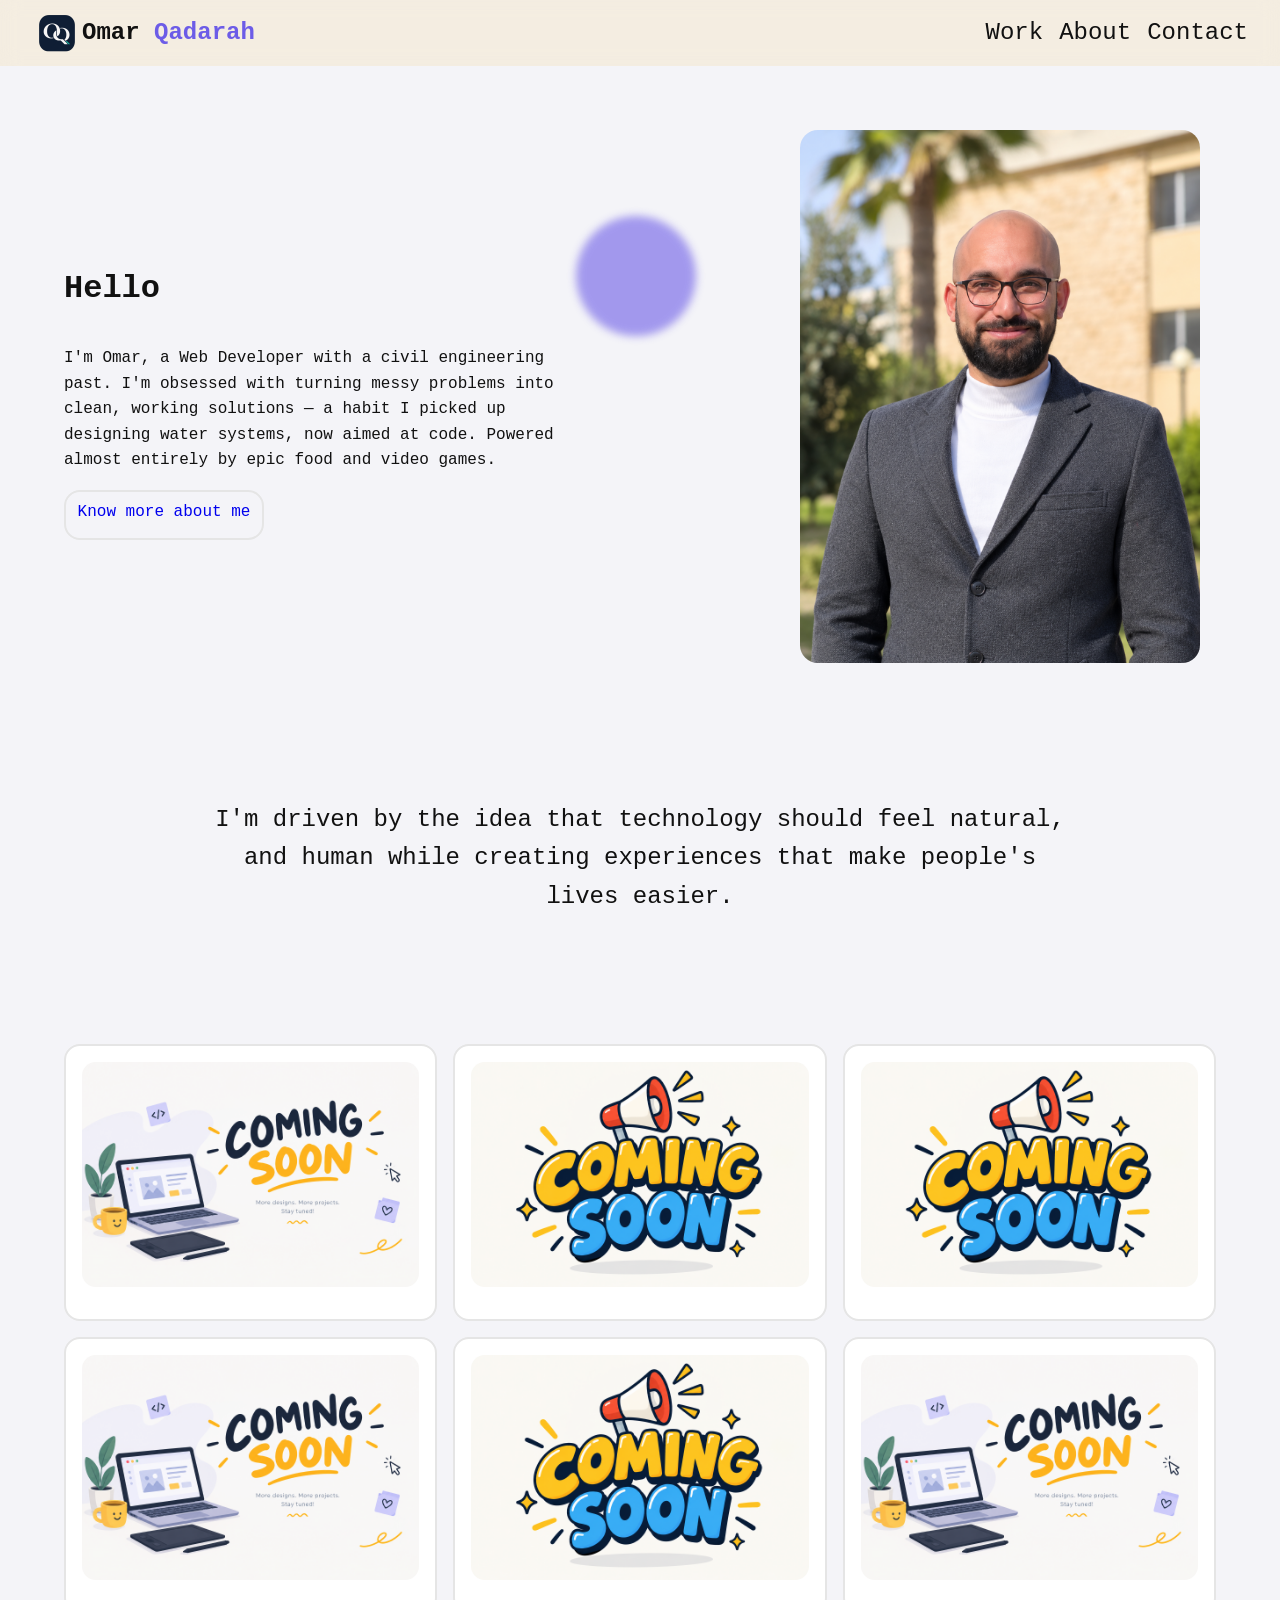
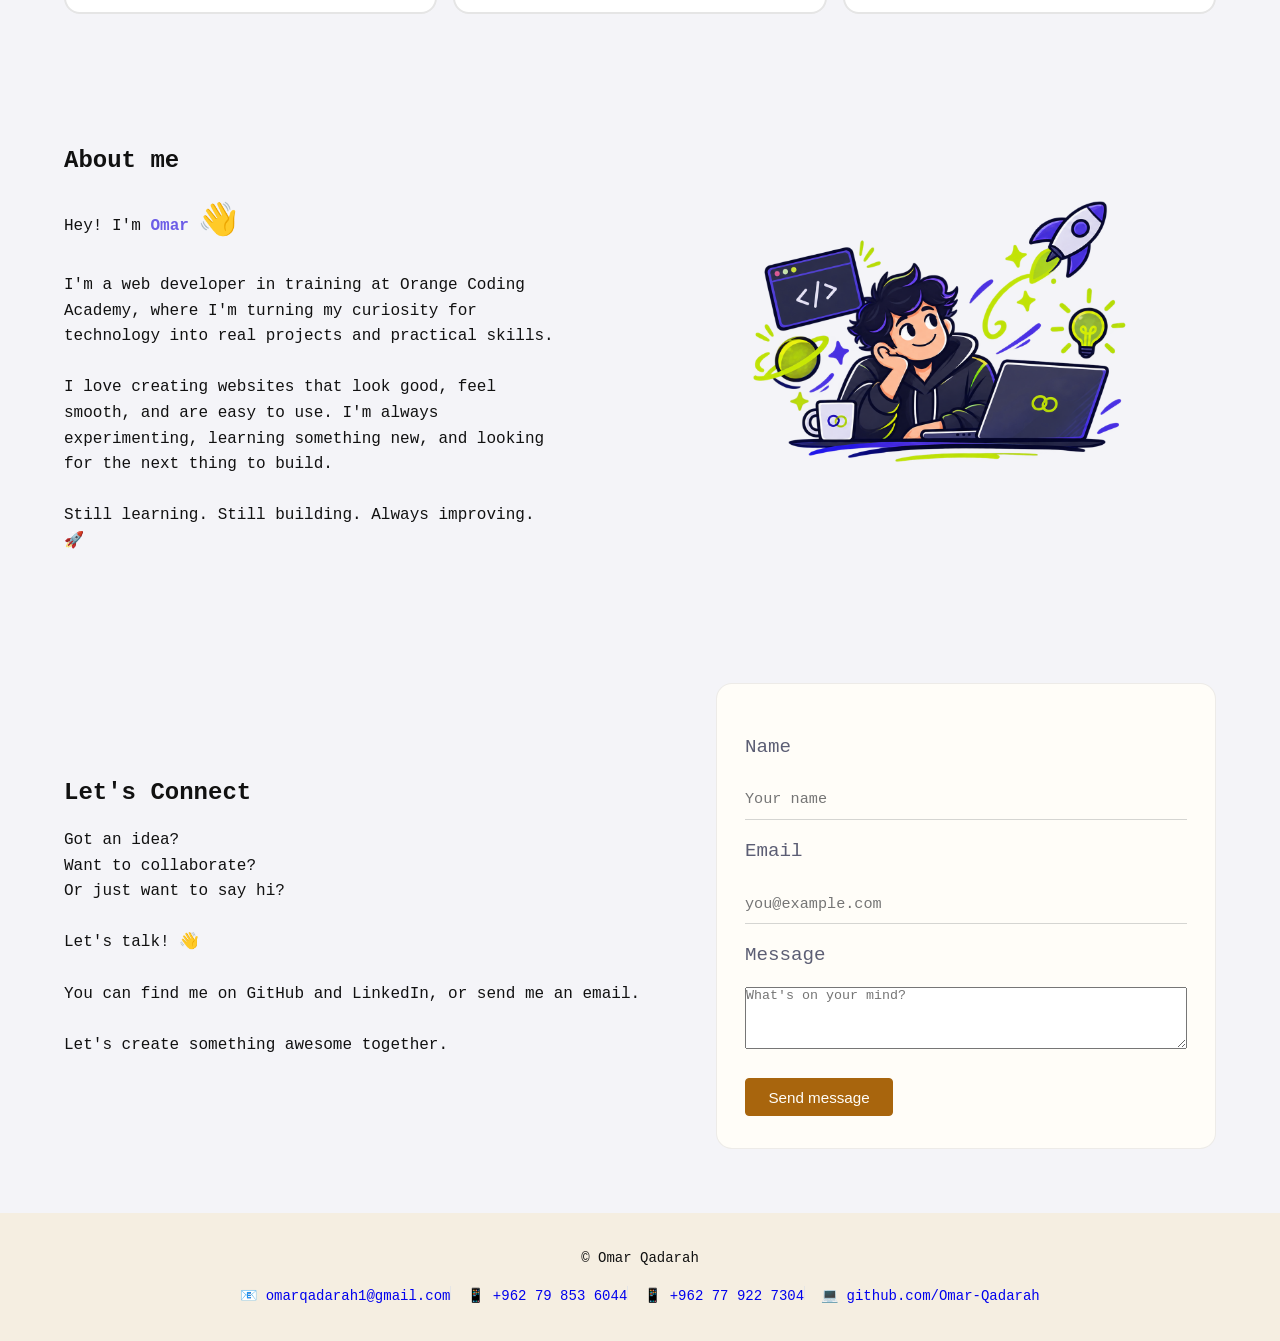
<file: index.html>
<!DOCTYPE html>
<html lang="en">
<head>
    <meta charset="UTF-8">
    <meta name="viewport" content="width=device-width, initial-scale=1.0">
    <title>Omar Qadarah</title>
    <link rel="stylesheet" href="style.css">
    <link rel="icon" href="./img/favicon.png">
</head>
<body>
    <header class="header">
        <div class="icon">
            <img src="./img/favicon-small.png" alt="logo">
            <div class="logo">Omar <span>Qadarah</span></div>
        </div>
        <nav>
            <ul class="nav-list">
                <li><a href="#work">Work</a></li>
                <li><a href="#about">About</a></li>
                <li><a href="#contact">Contact</a></li>
            </ul>
        </nav>
    </header>
    <main>
        <article class="hero">
            <div class="orb"></div>
            <div class="hero-t l-text">
                <h1>Hello</h1>
                <p>I'm Omar, a Web Developer with a civil engineering past. I'm obsessed with turning messy problems into clean, working solutions — a habit I picked up designing water systems, now aimed at code. Powered almost entirely by epic food and video games.</p>
                <a href="#about" class="btn">Know more about me</a>
            </div>
            <div class="hero-img r-img">
                <img src="./img/me.png" alt="">
            </div>
        </article>
        <div class="moto">
            I'm driven by the idea that technology should feel natural, and human while creating experiences that make people's lives easier.
        </div>
        <article id="work" class="card-grid">
            <div class="card">
                <img src="./img/coming-soon-1.png" alt="Coming soon">
                <h2></h2>
                <p></p>
            </div>
            <div class="card">
                <img src="./img/coming-soon-2.png" alt="">
                <h2></h2>
                <p></p>
            </div>
            <div class="card">
                <img src="./img/coming-soon-2.png" alt="Coming soon">
                <h2></h2>
                <p></p>
            </div>
            <div class="card">
                <img src="./img/coming-soon-1.png" alt="">
                <h2></h2>
                <p></p>
            </div>
            <div class="card">
                <img src="./img/coming-soon-2.png" alt="Coming soon">
                <h2></h2>
                <p></p>
            </div>
            <div class="card">
                <img src="./img/coming-soon-1.png" alt="">
                <h2></h2>
                <p></p>
            </div>
            
        </article>
        
        <article id="about" class="about">
            <div class="right-left">
                <div class="l-text">
                    <h2>About me</h2>

                    <p>
                        Hey! I'm <span><strong>Omar</strong></span> <span class="hand">👋</span>
                        <br><br>
                        I'm a web developer in training at Orange Coding Academy, where I'm turning my curiosity for technology into real projects and practical skills.
                        <br><br>
                        I love creating websites that look good, feel smooth, and are easy to use. I'm always experimenting, learning something new, and looking for the next thing to build.
                        <br><br>
                        Still learning. Still building. Always improving. 🚀
                    </p>
                </div>
                <div class="about-img r-img">
                    <img src="./img/about.png" alt="">
                </div>
            </div>
        </article>
        
        <article id="contact" class="contact">
            <div class="right-left">
                <div class="contact-t l-text">
                 
                    <h2> Let's Connect</h2>
                    <p>
                        Got an idea?<br>
                        Want to collaborate?<br>
                        Or just want to say hi?<br><br>

                        Let's talk! 👋<br><br>

                        You can find me on GitHub and LinkedIn, or send me an email. <br><br>

                        Let's create something awesome together.
                    </p>
                   
                </div>
                <div>
                    <form id="contact" class="form">
                        <div class="field">
                            <label for="name">Name</label>
                            <input type="text" id="name" placeholder="Your name" autocomplete="name">
                        </div>
                       
                        <div class="field">
                            <label for="email">Email</label>
                            <input type="email" id="email" placeholder="you@example.com" autocomplete="email">
                        </div>

                        <div class="field">
                            <label for="message">Message</label>
                            <textarea id="message" rows="4" placeholder="What's on your mind?"></textarea>
                        </div>

                        <button type="submit">Send message</button>
                        <p class="status" id="status" role="status"></p>
                    </form>
                </div>
            </div>
        </article>
    </main>
    <footer class="footer">
        <p>&copy Omar Qadarah</p>
        <ul class="footer-list">
            <li><a href="mailto:omarqadarah1@gmail.com">📧 omarqadarah1@gmail.com</a></li>
            <li><a href="tel:+962798536044">📱 +962 79 853 6044</a></li>
            <li><a href="tel:+962779227304">📱 +962 77 922 7304</a></li>
            <li><a href="https://github.com/Omar-Qadarah" target="_blank" rel="noopener">💻 github.com/Omar-Qadarah</a></li>
        </ul>
        
    </footer>


    
</body>
</html>
</file>
<file: style.css>
*{
    margin: 0;
    padding: 0 ;
    box-sizing: border-box;
}
:root {
    color-scheme: light dark;

    /* Backgrounds */
    --bg-color: light-dark(#f4f4f8, #0d0d1a);
    --secondary:#6c5ce7;
    --footer-nav-bg: light-dark(#f3c54f22,rgba(255, 255, 255, 0.04));

    /* Text */
    --text-color: light-dark(#111111, #F5F5F5);

    /* Cards */
    --card-bg: light-dark(#FFFFFF, #1C1C1C);
    --card-bg-hover: light-dark(#F0F0EC, #292929);
    --card-border: light-dark(#E5E5E5, #303030);
    --card-border-hover: light-dark(#C8C8C2, #505050);

    /* Shadows */
    --box-shadow: light-dark(
        0 1px 3px rgba(124, 28, 241,06),
        0 1px 3px rgba(124, 28, 241,0.4)
    );
    /* ========form======= */

    --surface: light-dark(    #fffdf8 ,#16182b);
    --text: light-dark(    #1b1c2b ,#ece9e2);
    --muted: light-dark(    #5c5e74 ,#9294ad);
    --accent: light-dark(     #a8650d,#f5b33c);
    --line: light-dark(    rgba(27, 28, 43, 0.18) ,rgba(236, 233, 226, 0.14));
    --line-soft: light-dark(    rgba(27, 28, 43, 0.08) ,rgba(236, 233, 226, 0.07));
    --focus-ink: light-dark(    #fffdf8 ,#0f1020);
    
    /* ====spaces and sizes===== */
    --text-sm: 14px;
    --text-md: 16px;
    --text-lg: 24px;
    --text-xl: 32px;

    --p-1: 8px;
    --p-2: 16px;
    --p-4: 64px;

    --m-1: 8px;
    --m-2: 16px;
    --m-3: 32px; 
}
@keyframes float{
    0%{
        transform: translateY(0);
    }
    50%{
        transform: translateY(-100px) translateX(-100px);
    }
    100%{
        transform: translateY(0);
    }

}
@keyframes fadeinup {
    0%{
        opacity: 0;
        transform: translateY(40px);
    }
    100%{
        opacity: 1;
        transform: translateY(0);
    }

}
@keyframes tilt {
    0% {
        transform: rotate(0deg);
    }
    25%{
        transform: rotate(15deg);
    }
    50%{
        transform: rotate(30deg);
    }
    75%{
        transform: rotate(15deg);
    }
    100% {
        transform: rotate(0deg);
    }
}


body{
    font-family: 'Courier New','Segoe UI', arial, sans-serif;
    background: var(--bg-color);
    color:var(--text-color);
    line-height: 1.6;
}
img{
    max-width: 100%;
}
.header{
    display: flex;
    align-items: center;
    background-color:var(--footer-nav-bg);
    position: sticky;
    top: 0;
    z-index: 5;
    font-size: var(--text-lg);
    padding: var(--m-1) var(--m-3);
    backdrop-filter: blur(10px);
}
.logo{
    font-weight: 600;
}
.icon{
    display: flex;
    margin-right: auto;
    align-items: center;
}
.nav-list{
    display: flex;
    list-style: none;
    gap:var(--p-2);
}
.nav-list a{
    text-decoration: none;
    color: var(--text-color);
    transition: color 0.25s;
}
.nav-list a:hover{
    color:#6c5ce7;
}
.logo>span,p>span{
    color:var(--secondary);
}
.hero{
    display: flex;
    justify-content: space-between;
    align-items: center;
    padding: var(--p-4);
    position: relative;
}
.hero-t{
    animation: fadeinup 0.9s;
}
.orb{
    position: absolute;
    top: 150px;
    left: 45%;
    width: 120px;
    height: 120px;
    border-radius: 50%;
    background: var(--secondary);
    filter: blur(4px);
    opacity: 0.6;
    animation: float 4s ease-in-out infinite;
}
.right-left{
    display:flex;
    align-items: center;
    padding: var(--p-4);
    justify-content: space-between;

}
.r-img.hero-img{
    width:400px;
    margin-right: var(--m-2);
}
.r-img>img{
    width: 100%;
    height: 100%;
    border-radius: 18px;
}

.l-text{
    width:500px;
    font-size: var(--text-md);
}
h1{
    font-size: var(--text-xl);
    margin-bottom: var(--m-3);
}
h2{
    margin-bottom: var(--m-2);
    font-weight: 600;
}
.btn{
    display: block;
    border: var(--card-border) solid 2px;
    height: 50px;
    width: 200px;
    padding: var(--p-1);
    border-radius: var(--m-2);
    margin-top: var(--m-2);
    text-decoration: none;
    text-align: center;

}
.moto{
    font-size: var(--text-lg);
    margin: 0 auto;
    text-align: center;
    padding: var(--p-4);
    max-width: 1000px;
}
.card-grid{
    display: grid;
    grid-template-columns: repeat(3,minmax(0,1fr));
    gap: var(--p-2);
    padding: var(--p-4);
    max-width: 1400px;
    justify-content: space-around;
    align-items: center;
    margin: 0 auto;
}
.card{
    max-width: 400px;
    padding: var(--p-2);
    border:var(--card-border) 2px solid;
    border-radius: var(--p-2);
    background-color: var(--card-bg);
    justify-self: center;
    align-self: center;
    transition:transform 0.25s,border-color 0.25s, background-color 0.25s,;

}
.card:hover{
    transform: scale(1.1);
    border-color: #6c5ce7;
    background-color: var(--card-bg-hover);
}
.card>img{
    width: 100%;
    display: block;
    border-radius: 14px;
}
.about,.contact{
    font-size: 1.5em;
}
.r-img.about-img{
    max-width: 50%;    
}
.form{
    font-family: "JetBrains Mono", ui-monospace, SFMono-Regular, Menlo, Consolas, monospace;
    background: var(--surface);
    border: 1px solid var(--line-soft);
    border-radius: 16px;
    padding: 2rem 1.75rem;
    width: 500px;
    min-width: 300px;
    flex:1 1 auto;
    transition: border-color 0.25s;
    box-shadow: var(--box-shadow);
}
.contact-t{
    flex:1 1 auto;
}
.form:hover{
    border-color: var(--card-border-hover);
}
.feild{
    margin-bottom: 1.6rem;

}
textarea{
    width:100%;
}
label{
    display: block;
    font-size: 0.8em;
    color: var(--muted);
    margin-bottom: var(--p-2);
    margin-top: var(--p-2);
    font-weight: 500;
}
input{
    width: 100%;
    background: transparent;
    border: none;
    border-bottom: 1px solid var(--line);
    color: var(--text);
    font: inherit;
    font-size: .95rem;
    padding: .45rem 0;
    border-radius: 0;
    transition: border-color .15s ease;
}
input:hover{
    border-color: var(--focus-ink) ;
}
button{
    font-weight: 500;
    font-size: .95rem;
    margin-top: var(--m-2);
    cursor: pointer;
    background: var(--accent);
    color: var(--focus-ink);
    border: 1px solid var(--accent);
    border-radius: 4px;
    padding: .6rem 1.4rem;
    transition: opacity .15s ease;
}
button:hover{
    opacity: 0.85;
}
.hand{
    animation: tilt 1s infinite;
    font-size: 2em;
    display: inline-block;
}

.footer{
    display: flex;
    flex-direction: column;
    align-items: center;
    justify-content: center;
    font-size: var(--text-sm);
    height: 100px;
    gap: var(--p-2);
    padding: var(--p-4);
    background-color: var(--footer-nav-bg);
}
.footer-list{
    display: flex;
    list-style: none;
    gap:var(--p-2);
}
.footer-list li:not(:last-child)::after{
    content: "";
    display: inline-block;
    width: 1px;
    height: 14px;
    background: var(--card-border);
}
.footer-list a{
    text-decoration: none;
    transition: color 0.15s ease;
}
.footer-list a:hover{
    color: var(--secondary);
}
@media (max-width: 1023px){
    .hero,.right-left{
        gap: var(--m-3);
        padding: var(--m-3);
    }
    .nav-list{
        display: none;
    }
    .header{
        background-color: transparent;
        filter: none;
        position: static;
    }
    .l-text,.r-img,.form,.card{
        width: 100%;
        max-width: 500px;
    }
    .r-img{
        margin-right: 0;
    }
    .card-grid{
        grid-template-columns: repeat(2, minmax(0, 1fr));
        padding: var(--m-3);
    }
    .moto{
        padding: var(--m-3);
    }

    .footer{
        height: auto;
        padding: var(--m-3);
    }
    .orb{
        display:none;
    }
}
@media (max-width: 724px){
    .orb{
        display:none;
    }
    .nav-list{
        display: none;
    }
    .header{
        background-color: transparent;
        filter: none;
        position: static;
        padding: var(--m-1);
    }
    .hero,.right-left{
        flex-direction: column;
        gap: var(--m-3);
        padding: var(--m-3);
    }
    .icon{
        margin-right: 0;
    }
    .hero,.right-left,.moto,.card-grid{
        padding: var(--m-2);
    }
    .card-grid{
        grid-template-columns: 1fr;
    }
    .about-img{
        min-width: 300px;
    }
    .form{
        padding: var(--m-1);
        width: auto;
    }
    .about,.contact{
        font-size: 1.1em;
    }
    .footer,.footer-list{
        flex-direction: column;
        gap: var(--p-1);
    }
    .footer{
        height: auto;
        padding: var(--m-2);
        text-align: center;
    }
   
    .footer-list li{
        overflow-wrap: anywhere;    
    }
}
</file>
